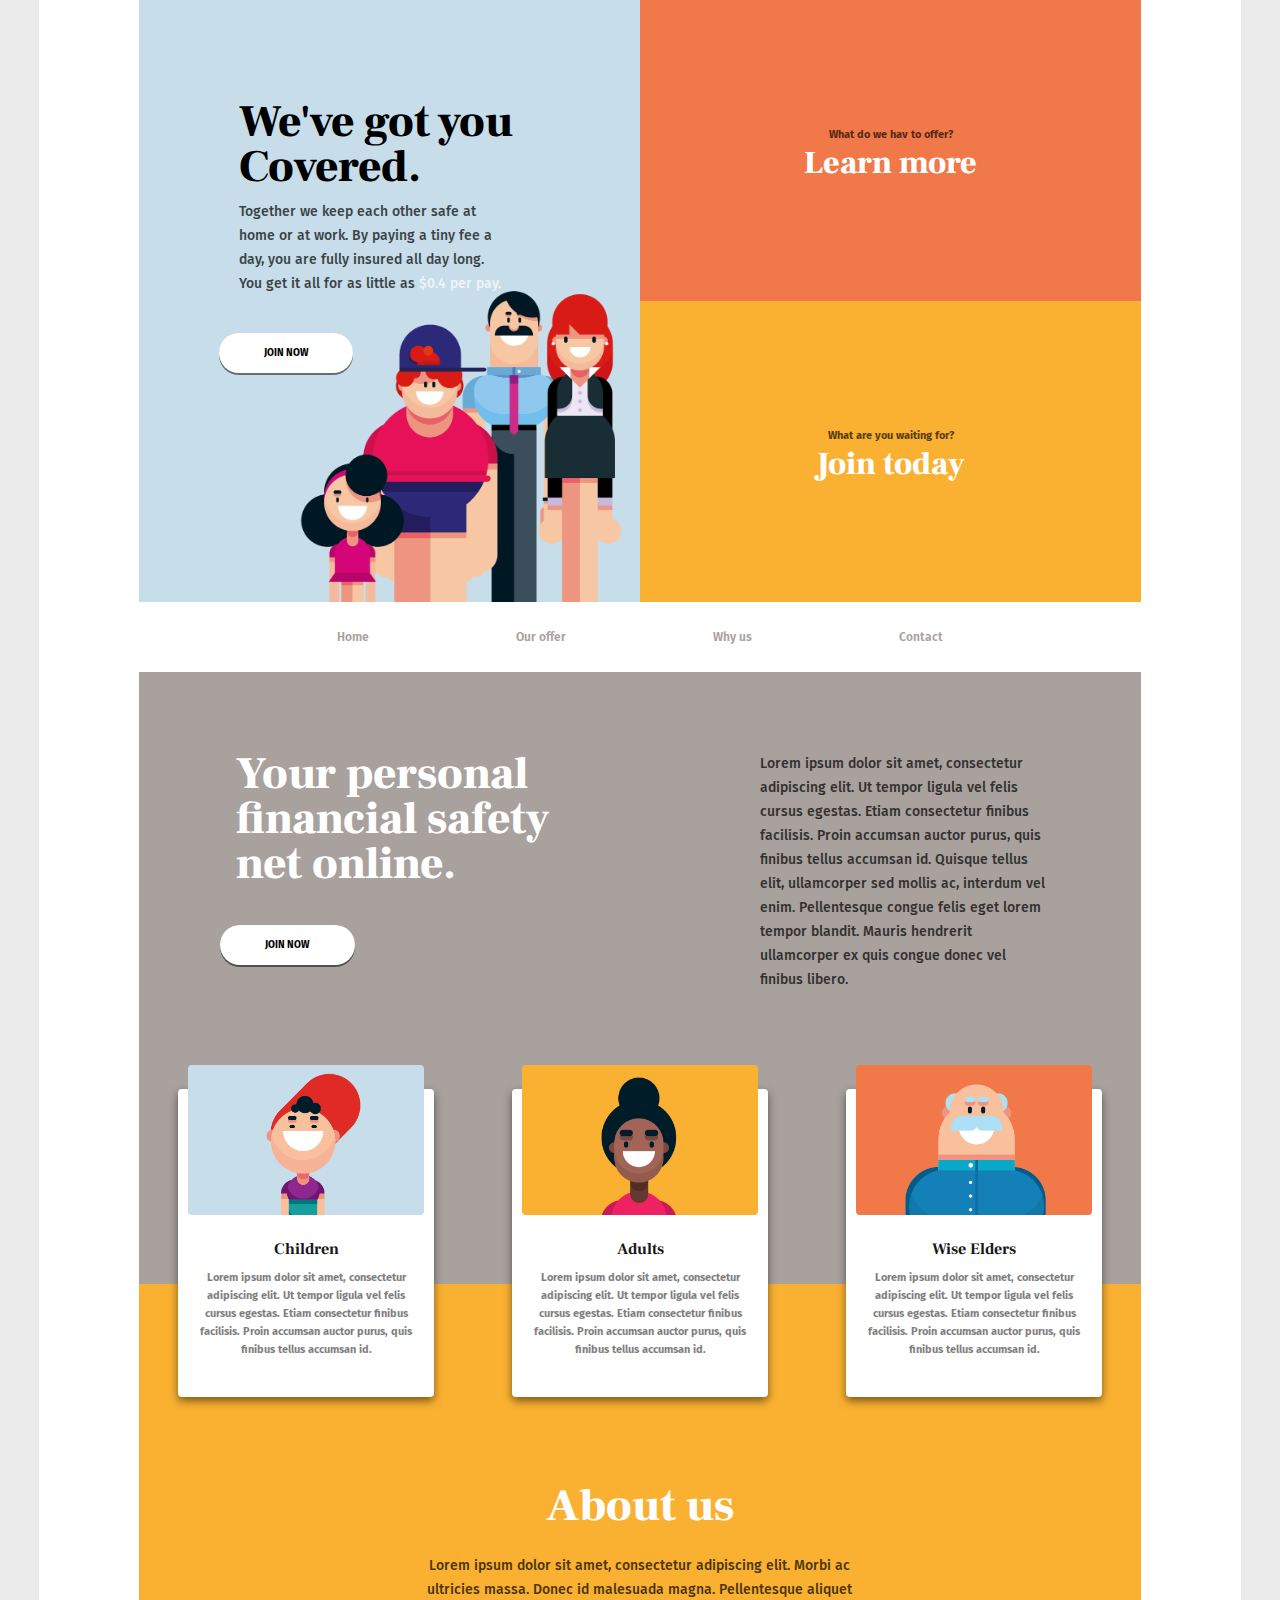
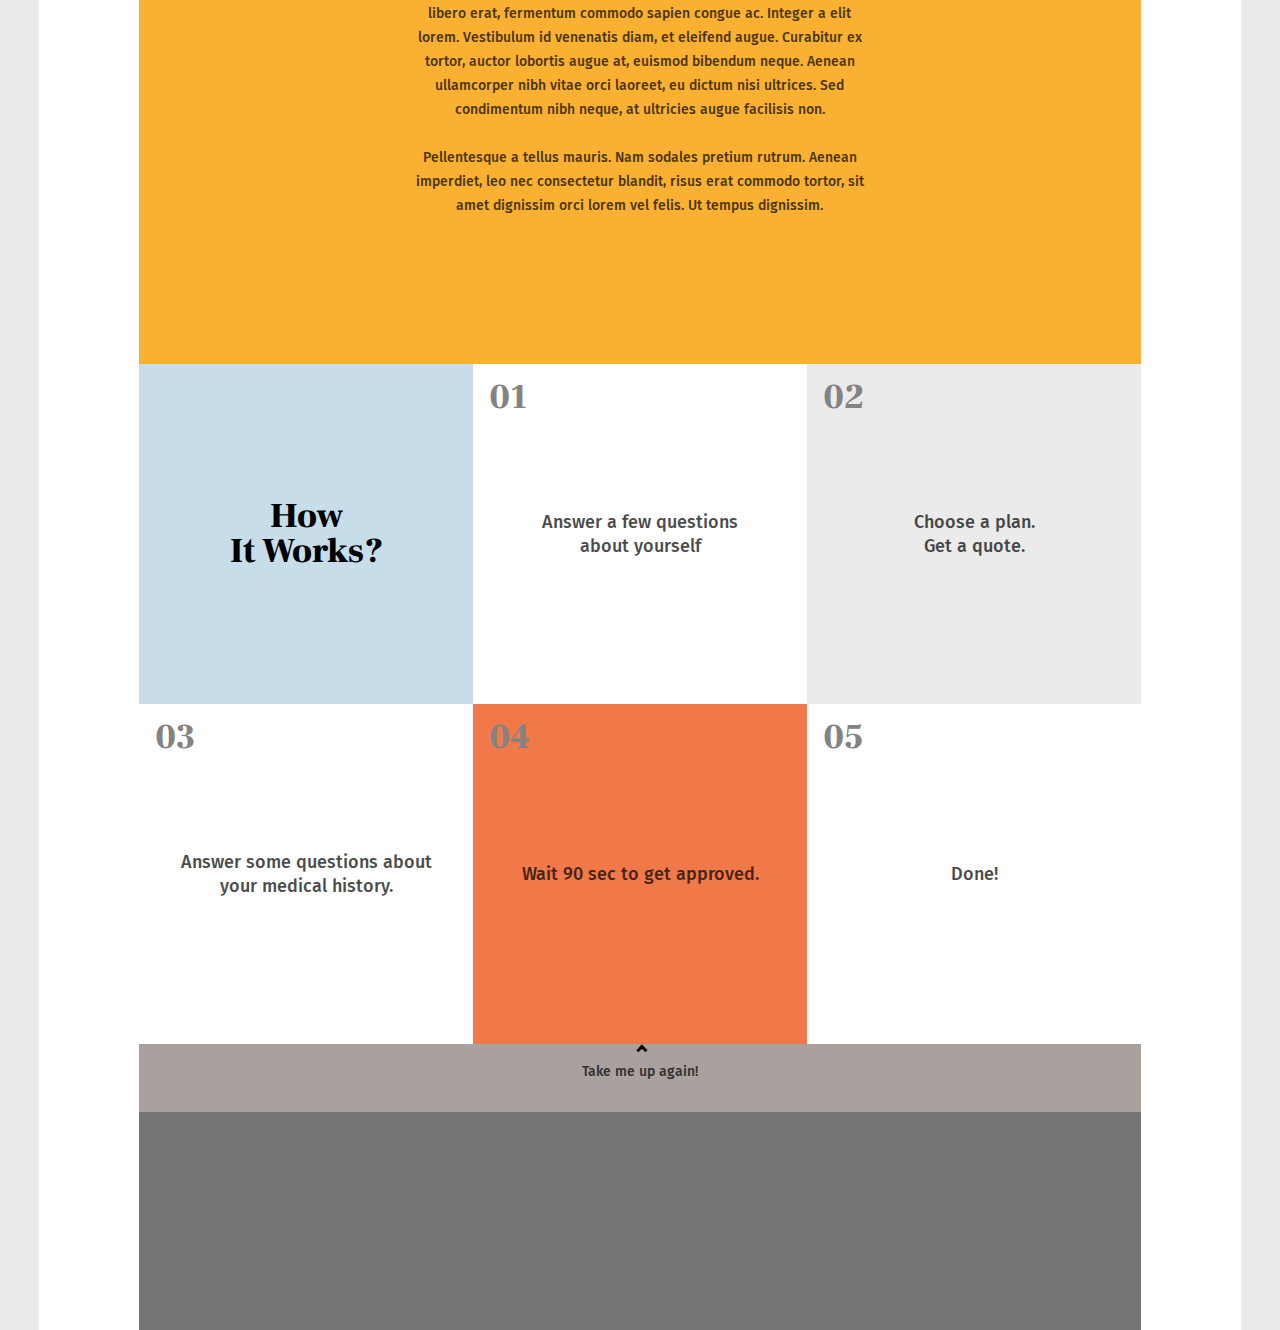
<file: index.html>
<!DOCTYPE html>
<html lang="en">
    <head>
        <meta charset="UTF-8">
        <meta name="viewport" content="width=device-width, initial-scale=1.0">
        <title>Insurance Website</title>
        <link rel="stylesheet" href="scss/styles.css">
        <link rel="preconnect" href="https://fonts.googleapis.com">
        <link rel="preconnect" href="https://fonts.gstatic.com" crossorigin>
        <link href="https://fonts.googleapis.com/css2?family=Fira+Sans:wght@500;600;700&display=swap" rel="stylesheet">
        <link rel="preconnect" href="https://fonts.googleapis.com">
        <link rel="preconnect" href="https://fonts.gstatic.com" crossorigin>
        <link href="https://fonts.googleapis.com/css2?family=Frank+Ruhl+Libre:wght@900&display=swap" rel="stylesheet">
        
    </head>
    <body>      
        
        <div class="container">

        <header>
            <article class="covered">
                <h1>We've got you Covered.</h1>
                <p>Together we keep each other safe at home or at work. 
                    By paying a tiny fee a day, 
                    you are fully insured  all day long. 
                    You get it all for as little as <span>$0.4 per pay.</span>
                </p>
                <button>JOIN NOW</button>
                <img class="pic" src="img/family.png" alt="family">
            </article>
            <article class="nav">
                <a href="">Home</a>
                <a href="">Our offer</a>
                <a href="">Why us</a>
                <a href="caspers-contact.html">Contact</a>
            </article>
            <article class="learn-more">
                <p>What do we hav to offer?</p>
                <h1>Learn more</h1>                
            </article>
            <article class="join-today">                
                    <p>What are you waiting for?</p>
                    <h1>Join today</h1>
            </article>            
        </header>
        
        <main>
            <article class="upper-mid">
                <section class="upper">
                    <h1>Your personal financial safety net online.</h1>
                    <p>Lorem ipsum dolor sit amet, consectetur adipiscing elit. Ut tempor ligula vel felis cursus egestas. Etiam consectetur finibus facilisis. Proin accumsan auctor purus, quis finibus tellus accumsan id. Quisque tellus elit, ullamcorper sed mollis ac, interdum vel enim. Pellentesque congue felis eget lorem tempor blandit. Mauris hendrerit ullamcorper ex quis congue donec vel finibus libero.</p>
                    <button>JOIN NOW</button>
                </section>

                <section class="mid">
                    <article class="card">
                        <div class="avatar1">
                            <img src="img/child.png" alt="A child">
                        </div>
                        <h3>Children</h3>
                        <p>Lorem ipsum dolor sit amet, consectetur adipiscing elit. Ut tempor ligula vel felis cursus egestas. Etiam consectetur finibus facilisis. Proin accumsan auctor purus, quis finibus tellus accumsan id.</p>
                    </article>
                    <article class="card">
                        <div class="avatar2">
                            <img src="img/adult.png" alt="An adult">
                        </div>
                        <h3>Adults</h3>
                        <p>Lorem ipsum dolor sit amet, consectetur adipiscing elit. Ut tempor ligula vel felis cursus egestas. Etiam consectetur finibus facilisis. Proin accumsan auctor purus, quis finibus tellus accumsan id.</p>
                    </article>
                    <article class="card">
                        <div class="avatar3">
                            <img src="img/old.png" alt="An old man">
                        </div>
                        <h3>Wise Elders</h3>
                        <p>Lorem ipsum dolor sit amet, consectetur adipiscing elit. Ut tempor ligula vel felis cursus egestas. Etiam consectetur finibus facilisis. Proin accumsan auctor purus, quis finibus tellus accumsan id.</p>
                    </article>
                </section>
            </article>

            <section class="lower">
                <h1>About us</h1>
                <p>Lorem ipsum dolor sit amet, consectetur adipiscing elit. Morbi ac ultricies massa. Donec id malesuada magna. Pellentesque aliquet libero erat, fermentum commodo sapien congue ac. Integer a elit lorem. Vestibulum id venenatis diam, et eleifend augue. Curabitur ex tortor, auctor lobortis augue at, euismod bibendum neque. Aenean ullamcorper nibh vitae orci laoreet, eu dictum nisi ultrices. Sed condimentum nibh neque, at ultricies augue facilisis non.
                <br>
                <br>
                Pellentesque a tellus mauris. Nam sodales pretium rutrum. Aenean imperdiet, leo nec consectetur blandit, risus erat commodo tortor, sit amet dignissim orci lorem vel felis. Ut tempus dignissim.</p>
            </section>
        </main>
        
        <footer>
            <section class="how-it-works">
                <article class="box-a">
                    <h1>How<br>It Works?</h1>
                </article>
                <article class="box-b">
                    <h1 class="numb">01</h1>
                    <p class="how-it-works-text">Answer a few questions<br>about yourself</p>
                </article>
                <article class="box-c">
                    <h1 class="numb">02</h1>
                    <p class="how-it-works-text">Choose a plan.<br>Get a quote.</p>
                </article>
                <article class="box-b">
                    <h1 class="numb">03</h1>
                    <p class="how-it-works-text">Answer some questions about<br>your medical history.</p></article>
                <article class="box-d">
                    <h1 class="numb">04</h1>
                    <p class="how-it-works-text">Wait 90 sec to get approved.</p>
                </article>
                <article class="box-b">
                    <h1 class="numb">05</h1>
                    <p class="how-it-works-text">Done!</p>
                </article>

            </section>
            <section>
                <div class="scroll-to-top">
                <a href="#"><span class="chevron top"></span></a>
                <p>Take me up again!</p>
                </div>
                <article class="dark-box"></article>
            </section>
        </footer>

        </div>

    </body>
</html>
</file>
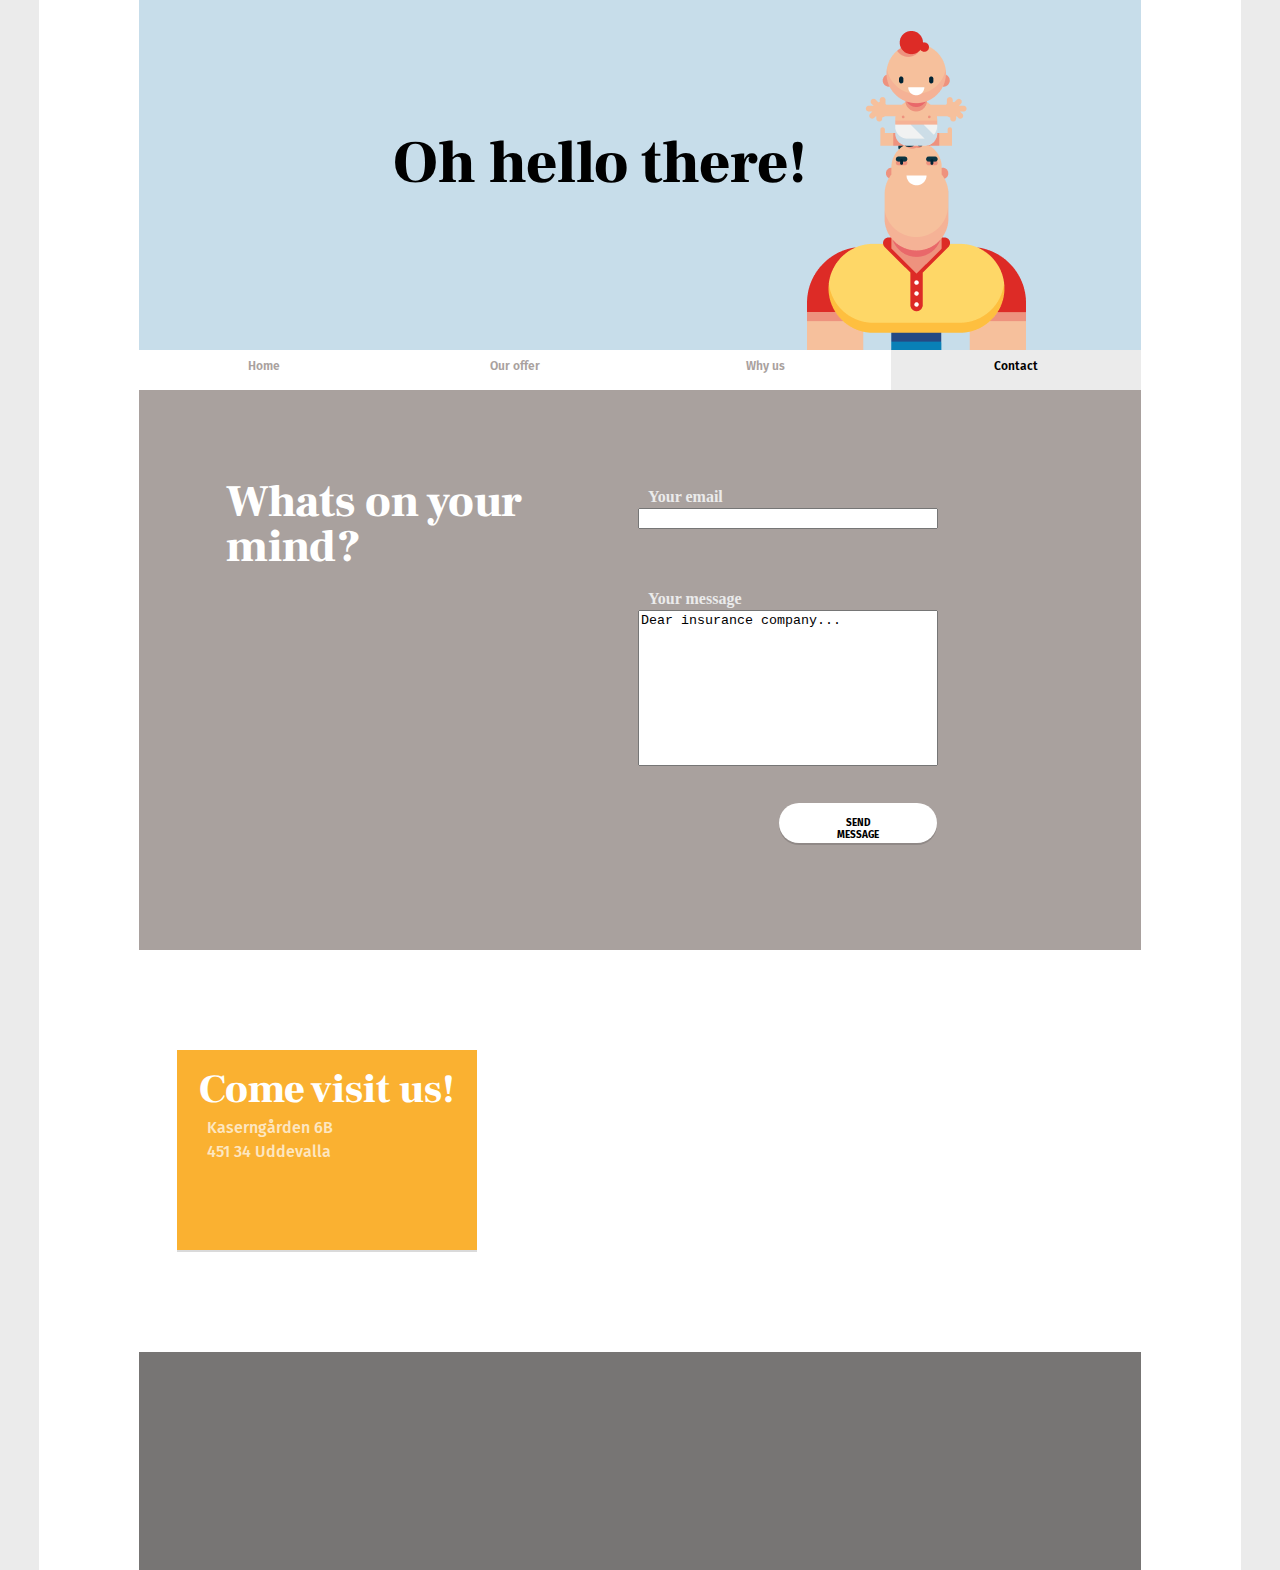
<file: caspers-contact.html>
<!DOCTYPE html>
<html lang="en">
<head>
    <meta charset="UTF-8">
    <meta name="viewport" content="width=device-width, initial-scale=1.0">
    <title>Caspers Contact page</title>
    <link rel="stylesheet" href="scss/styles.css">
    <link rel="preconnect" href="https://fonts.googleapis.com">
    <link rel="preconnect" href="https://fonts.gstatic.com" crossorigin>
    <link href="https://fonts.googleapis.com/css2?family=Fira+Sans:wght@500;600;700&display=swap" rel="stylesheet">
    <link rel="preconnect" href="https://fonts.googleapis.com">
    <link rel="preconnect" href="https://fonts.gstatic.com" crossorigin>
    <link href="https://fonts.googleapis.com/css2?family=Frank+Ruhl+Libre:wght@900&display=swap" rel="stylesheet">

</head>
<body class="caspers-contact">

    <div class="container">
    <header>
        <h1>Oh hello<br> there!</h1>
        <img src="img/man-baby.png" alt="man-baby">
    </header>
    <main>
        <nav>
            <a href="./index.html">Home</a>
            <a href="#">Our offer</a>
            <a href="#">Why us</a>
            <a class="current-page" href="#">Contact</a>
        </nav>
        <article class="input-area">
            <h1>Whats on your<br>mind?</h1>
            <section class="email-input">
                <h2>Your email</h2>
                <input type="email">
            </section>
            <section class="message-input">
                <h2>Your message</h2>
                <textarea cols="10" rows="10" placeholder="Dear insurance company..."></textarea>            
            </section>
            <button>SEND MESSAGE</button>
        </article>


    </main>
    <footer>
        <section class="come-visit-us">
            <h1>Come visit us!</h1>
            <p>Kaserngården 6B
                <br>
                451 34 Uddevalla
            </p>
        </section>
        <iframe src="https://www.google.com/maps/embed?pb=!1m18!1m12!1m3!1d2093.6941491486614!2d11.954670171673229!3d58.34796115845573!2m3!1f0!2f0!3f0!3m2!1i1024!2i768!4f13.1!3m3!1m2!1s0x464511e6b75c5a7d%3A0x999dcdccce09be8f!2sUddevalla%20Yrkesh%C3%B6gskola!5e0!3m2!1ssv!2sse!4v1705617717438!5m2!1ssv!2sse"></iframe>
        <article class="dark-box"></article>
    </footer>
    </div>

</body>
</html>
</file>
<file: scss/styles.css>
/*
html5doctor.com Reset Stylesheet
v1.6.1
Last Updated: 2010-09-17
Author: Richard Clark - http://richclarkdesign.com
Twitter: @rich_clark
*/
html, body, div, span, object, iframe,
h1, h2, h3, h4, h5, h6, p, blockquote, pre,
abbr, address, cite, code,
del, dfn, em, img, ins, kbd, q, samp,
small, strong, sub, sup, var,
b, i,
dl, dt, dd, ol, ul, li,
fieldset, form, label, legend,
table, caption, tbody, tfoot, thead, tr, th, td,
article, aside, canvas, details, figcaption, figure,
footer, header, hgroup, menu, nav, section, summary,
time, mark, audio, video {
  margin: 0;
  padding: 0;
  border: 0;
  outline: 0;
  font-size: 100%;
  vertical-align: baseline;
  background: transparent;
}

body {
  line-height: 1;
}

article, aside, details, figcaption, figure,
footer, header, hgroup, menu, nav, section {
  display: block;
}

nav ul {
  list-style: none;
}

blockquote, q {
  quotes: none;
}

blockquote:before, blockquote:after,
q:before, q:after {
  content: "";
  content: none;
}

a {
  margin: 0;
  padding: 0;
  font-size: 100%;
  vertical-align: baseline;
  background: transparent;
}

/* change colours to suit your needs */
ins {
  background-color: #ff9;
  color: #000;
  text-decoration: none;
}

/* change colours to suit your needs */
mark {
  background-color: #ff9;
  color: #000;
  font-style: italic;
  font-weight: bold;
}

del {
  text-decoration: line-through;
}

abbr[title], dfn[title] {
  border-bottom: 1px dotted;
  cursor: help;
}

table {
  border-collapse: collapse;
  border-spacing: 0;
}

/* change border colour to suit your needs */
hr {
  display: block;
  height: 1px;
  border: 0;
  border-top: 1px solid #cccccc;
  margin: 1em 0;
  padding: 0;
}

input, select {
  vertical-align: middle;
}

/* ---------- Colors ---------- */
/* card-avatars' bg-colors */
/* note: tested, but no-go */
/* ---------- Spacing ---------- */
/* ---------- Fonts ---------- */
/* Prevent adjustments of font size after orientation changes in IE on Windows Phone and in iOS.  */
html {
  -webkit-text-size-adjust: 100%;
  -ms-text-size-adjust: 100%;
}

/*  apply a natural box layout model to all elements  */
* {
  box-sizing: border-box;
}

/* -------------- Body -------------- __ */
body {
  margin: 0 auto;
  background-color: #EBEBEB;
  max-width: 375px;
  min-width: 375px;
}
body h1 {
  font-family: "Frank Ruhl Libre", "MS Serif", Georgia, serif;
  font-weight: 900;
}
body h3 {
  font-family: "Frank Ruhl Libre", "MS Serif", Georgia, serif;
  font-weight: 700;
}
body p {
  font-family: "Fira sans", Helvetica, Arial, sans-serif;
  font-weight: 500;
  font-size: 14px;
  line-height: 24px;
  opacity: 0.7;
}
body a {
  font-family: "Fira sans", Helvetica, Arial, sans-serif;
  font-weight: 600;
  color: #A9A19E;
  font-size: 12px;
}
body button {
  background-color: white;
  font-family: "Fira sans", Helvetica, Arial, sans-serif;
  font-size: 10px;
  font-weight: 700;
  padding: 14px 45px;
  border: 0;
  border-radius: 30px;
  box-shadow: 0px 2px rgba(0, 0, 0, 0.5);
  margin: 45px 0px;
  cursor: pointer;
}
body button:hover {
  cursor: pointer;
  transition: transform 0.15s ease-in-out;
  transform: scale(1.08);
}

/* -------------- Header ------------- __ */
header {
  margin: 0 auto;
  display: grid;
  width: 100%;
}
header .covered {
  background-color: #C7DDEA;
  display: flex;
  flex-wrap: wrap;
  padding: 0px 16.5px;
}
header .covered h1 {
  font-size: 45px;
  margin: 70px 0px 25px;
}
header .covered p {
  opacity: 70%;
  font-size: 14px;
  line-height: 24px;
}
header .covered p span {
  opacity: 1;
  color: white;
}
header .covered img {
  max-width: 100%;
}
header .nav {
  background-color: white;
  display: grid;
  margin: 0 auto;
  width: 100%;
  padding: 0px 20px;
  grid-template-rows: "a a" "a a";
  grid-template-columns: 1fr 1fr;
  grid-template-rows: 1fr 1fr;
  align-items: center;
  text-align: center;
}
header .nav a {
  margin: 28px auto;
  font-weight: 600;
  font-size: 12px;
  color: #A9A19E;
  text-decoration: none;
  cursor: pointer;
}
header .nav a:active {
  color: black;
}
header .learn-more {
  display: flex;
  flex-direction: column;
  background-color: #F17949;
  height: 315px;
  justify-content: center;
  align-self: start;
}
header .learn-more h1 {
  margin: 0 auto;
  color: white;
  font-size: 32px;
}
header .learn-more p {
  margin: 0 auto;
  font-size: 11px;
  font-weight: 700;
  opacity: 65%;
}
header .join-today {
  display: flex;
  flex-direction: column;
  background-color: #FAB131;
  height: 315px;
  justify-content: center;
  align-self: start;
}
header .join-today p {
  margin: 0 auto;
  font-size: 11px;
  font-weight: 700;
  opacity: 65%;
}
header .join-today h1 {
  margin: 0 auto;
  color: #FFFFFF;
  font-size: 32px;
}

/* ------------- MAIN -------------- __ */
main h1 {
  color: white;
  font-size: 45px;
  padding: 40px 0px 25px;
}
main section.upper {
  background-color: #A9A19E;
  padding: 0 16.5px;
}
main section.mid {
  background-color: #A9A19E;
  display: grid;
  grid-template-columns: 1fr;
}
main section.mid article.card {
  background-color: white;
  width: 256px;
  height: 308px;
  align-items: center;
  border-radius: 4px;
  margin: 2em auto;
  box-shadow: 0 4px 8px 0 rgba(0, 0, 0, 0.5);
}
main section.mid article.card .avatar1 {
  width: 236px;
  height: 150px;
  background-color: #C7DDEA;
  border-radius: 4px;
  margin: -1.5em auto auto auto;
  overflow: hidden;
}
main section.mid article.card .avatar2 {
  width: 236px;
  height: 150px;
  background-color: #FAB131;
  border-radius: 4px;
  margin: -1.5em auto auto auto;
  overflow: hidden;
}
main section.mid article.card .avatar3 {
  width: 236px;
  height: 150px;
  background-color: #F17949;
  border-radius: 4px;
  margin: -1.5em auto auto auto;
  overflow: hidden;
}
main section.mid article.card .avatar1 img {
  width: 40%;
  transform: translate(83%, 5%);
}
main section.mid article.card .avatar2 img {
  width: 40%;
  transform: translate(74%, 3%);
}
main section.mid article.card .avatar3 img {
  width: 60%;
  transform: translate(35%, 5%);
}
main section.mid article.card h3, main section.mid article.card p {
  text-align: center;
  margin: 0.6rem auto;
}
main section.mid article.card h3 {
  margin-top: 1.5rem;
  font-size: 16px;
  line-height: 20px;
  font-weight: 700;
  opacity: 0.9;
}
main section.mid article.card p {
  font-size: 11px;
  line-height: 18px;
  font-weight: 700;
  opacity: 0.5;
  margin: auto 1.3rem;
}
main section.mid article.card:hover {
  cursor: pointer;
  transition: transform 0.15s ease-in-out;
  transform: scale(1.04);
  box-shadow: 0 6px 8px 0 rgba(0, 0, 0, 0.5);
}
main section.lower {
  padding: 0 50px 90px;
  background-color: #FAB131;
  justify-content: center;
  align-items: center;
  text-align: center;
}

/* -------------- Footer -------------- __ */
footer {
  margin: 0 auto;
  font-family: "fira sans";
}
footer section {
  display: grid;
  grid-template-columns: 1fr;
}
footer article {
  height: 170px;
  display: flex;
  justify-content: center;
  align-items: center;
}
footer p.how-it-works-text {
  width: 257px;
  height: 113px;
  display: flex;
  justify-content: center;
  align-items: center;
  text-align: center;
}
footer .box-a {
  background-color: #C7DDEA;
  font-size: 35px;
  font-family: "Frank Ruhl Libre";
  display: flex;
  justify-content: center;
  align-items: center;
  text-align: center;
}
footer .box-b {
  background-color: #FFFFFF;
}
footer .box-c {
  background-color: #EBEBEB;
  margin: 0;
  padding: 0;
}
footer .box-d {
  background-color: #F17949;
}
footer div.scroll-to-top {
  height: 68px;
  background-color: #A9A19E;
  width: 375px;
  text-align: center;
}
footer div.scroll-to-top p {
  height: -moz-fit-content;
  height: fit-content;
  width: 375px;
}
footer .numb {
  font-size: 35px;
  font-family: "Frank Ruhl Libre", "MS Serif", Georgia, serif;
  color: #838383;
  padding-top: 0.5rem;
  padding-left: 0.5rem;
  width: 375px;
  height: 60px;
  position: absolute;
  align-self: flex-start;
}
footer .chevron::before {
  border-style: solid;
  border-width: 0.25em 0.25em 0 0;
  content: "";
  display: inline-block;
  height: 0.45em;
  left: 0.15em;
  position: relative;
  top: 0.15em;
  transform: rotate(-45deg);
  vertical-align: top;
  width: 0.45em;
}
footer span {
  color: #000;
}
footer .dark-box {
  background-color: #777574;
  height: 218px;
}

/* ----- Clearfix: Force an Element not to collapse -- */
@media only screen and (min-width: 1002px) {
  /* ------------- Body -------------- __ */
  body {
    min-width: 1202px;
    max-width: 1202px;
    width: 100%;
  }
  .container {
    background-color: white;
    max-width: 1440px;
    padding-left: 100px;
    padding-right: 100px;
    margin: 0 auto;
  }
  /* ------------- Header -------------- __ */
  header {
    width: 100%;
    grid-template-areas: "cov learn" "cov join" "nav nav";
    grid-template-columns: 1fr 1fr;
    grid-template-rows: 1fr 1fr 70px;
  }
  header .covered {
    grid-area: cov;
    height: 100%;
    padding: 0;
  }
  header .covered h1 {
    margin: 100px 100px 10px;
  }
  header .covered p {
    position: relative;
    margin-left: 100px;
    margin-right: 138px;
    margin-bottom: -5px;
  }
  header .covered img {
    flex: 1;
    width: 50%;
    margin-left: 10rem;
    margin-right: 16.5px;
  }
  header .covered button {
    position: absolute;
    top: 18rem;
    margin-left: 5rem;
  }
  header .nav {
    background-color: white;
    grid-area: nav;
    display: flex;
    justify-content: space-around;
    align-self: center;
    padding: 0 125px;
  }
  header .nav a {
    flex-direction: row;
  }
  header .learn-more {
    grid-area: learn;
    height: 100%;
  }
  header .join-today {
    grid-area: join;
    height: 100%;
  }
  /* ------------- MAIN -------------- __ */
  main article.upper-mid {
    height: 612px;
    background-color: #A9A19E;
  }
  main section.upper {
    display: grid;
    width: 100%;
    grid-template-areas: "header para" "button para";
    grid-template-columns: 1fr 1fr;
    grid-template-rows: 2fr 1fr;
  }
  main section.upper h1 {
    grid-area: header;
    margin: 40px 80px 10px;
  }
  main section.upper button {
    grid-area: button;
    margin-top: 0.2rem;
    margin-left: 4rem;
    max-width: 135px;
    max-height: 40px;
  }
  main section.upper p {
    grid-area: para;
    margin-top: 80px;
    text-align: left;
    width: 60%;
    margin-left: 7.5rem;
  }
  main section.mid {
    grid-template-columns: 1fr 1fr 1fr;
    margin-top: 10px;
  }
  main section.lower {
    height: 680px;
  }
  main section.lower h1 {
    padding-top: 200px;
  }
  main section.lower p {
    margin: 225px;
    margin-top: 0px;
    width: 50%;
  }
  /* -------------- Footer -------------- __ */
  footer {
    width: 100%;
  }
  footer .how-it-works {
    grid-template-columns: 1fr 1fr 1fr;
  }
  footer .how-it-works-text {
    font-size: large;
  }
  footer article {
    width: 334px;
    height: 340px;
  }
  footer .numb {
    width: 334px;
  }
  footer .numb {
    width: 334px;
    padding-top: 1rem;
    padding-left: 1rem;
  }
  footer div.scroll-to-top {
    width: 1002px;
  }
  footer div.scroll-to-top p {
    width: 1002px;
  }
  footer .dark-box {
    width: 1002px;
  }
}
/* -------------- Caspers Contact Page -------------- __ */
/* --------------------- Mobile --------------------- __ */
.caspers-contact body {
  max-width: 375px;
  min-width: 375px;
}
.caspers-contact header {
  display: flex;
  height: 350px;
  background-color: #C7DDEA;
}
.caspers-contact header img {
  top: 1.87rem;
  right: 130px;
}
.caspers-contact header h1 {
  font-family: "Frank Ruhl Libre", "MS Serif", Georgia, serif;
  height: 350px;
  font-family: "Frank Ruhl Libre", "MS Serif", Georgia, serif;
  font-weight: 900;
  font-size: 27px;
  padding-top: 20%;
  text-align: center;
  padding-left: 0.5rem;
}
.caspers-contact main {
  background-color: #A9A19E;
}
.caspers-contact main nav {
  background-color: #FFFFFF;
  color: #A9A19E;
  height: 80px;
  display: grid;
  grid-template-columns: 1fr 1fr;
  font-family: "Fira sans", Helvetica, Arial, sans-serif;
  text-align: center;
}
.caspers-contact main nav a {
  text-decoration: none;
  color: #A9A19E;
  width: 93, 75px;
  padding-top: 10px;
}
.caspers-contact main nav .current-page {
  color: black;
  background-color: #EBEBEB;
}
.caspers-contact main a:hover {
  background-color: #EBEBEB;
  color: #777574;
}
.caspers-contact main article {
  height: 700px;
}
.caspers-contact main article h1 {
  display: flex;
  justify-content: center;
  justify-items: center;
}
.caspers-contact main article section {
  color: #EBEBEB;
  margin: 30px;
}
.caspers-contact main article section h2 {
  margin-bottom: 0.2rem;
  margin-left: 10px;
}
.caspers-contact main article section textarea {
  width: 300px;
  resize: none;
}
.caspers-contact main article section input {
  width: 300px;
  justify-self: flex-start;
}
.caspers-contact main article section ::-moz-placeholder {
  color: #000;
}
.caspers-contact main article section ::placeholder {
  color: #000;
}
.caspers-contact main button {
  background-color: #FFFFFF;
  font-family: "Fira sans", Helvetica, Arial, sans-serif;
  font-size: 10px;
  font-weight: 700;
  border: 0;
  border-radius: 30px;
  box-shadow: 0px 2px rgba(0, 0, 0, 0.144);
  cursor: pointer;
  margin-left: 10.7rem;
  margin-top: 0;
}
.caspers-contact footer .come-visit-us {
  margin-top: -140px;
  background-color: #FAB131;
  box-shadow: 0px 2px rgba(0, 0, 0, 0.144);
  width: 80%;
  height: 200px;
  margin-left: 37.5px;
  color: white;
  z-index: 1;
  position: relative;
}
.caspers-contact footer .come-visit-us h1 {
  padding-top: 20px;
  display: flex;
  justify-content: center;
  justify-items: center;
  font-family: "Frank Ruhl Libre", "MS Serif", Georgia, serif;
  font-weight: 900;
  font-size: 40px;
}
.caspers-contact footer .come-visit-us p {
  margin: 10%;
  margin-top: 0;
  padding-bottom: 50px;
  font-size: medium;
}
.caspers-contact footer iframe {
  width: 375px;
  height: 375px;
  margin-top: -100px;
  z-index: 0;
}

@media only screen and (min-width: 1002px) {
  /* -------------- Caspers Contact Page -------------- __ */
  /* -------------------- Desktop --------------------- __ */
  .caspers-contact {
    width: 1002px;
  }
  .caspers-contact body {
    min-width: 1202px;
    max-width: 1202px;
    width: 100%;
  }
  .caspers-contact .container {
    background-color: white;
    max-width: 1440px;
    padding-left: 100px;
    padding-right: 100px;
    margin: 0 auto;
  }
  .caspers-contact header {
    display: grid;
    grid-template-columns: 2fr 1fr;
  }
  .caspers-contact header img {
    margin-top: 30px;
  }
  .caspers-contact header h1 {
    display: flex;
    justify-content: right;
    font-size: 60px;
  }
  .caspers-contact header h1 br {
    display: none;
  }
  .caspers-contact main {
    height: 600px;
  }
  .caspers-contact main nav {
    grid-template-columns: repeat(4, 1fr);
    height: 40px;
  }
  .caspers-contact main article.input-area {
    padding-top: 5%;
    display: grid;
    grid-template-areas: "h1 mail" "h1 message" "h1 message" "h1 button";
    height: 500px;
  }
  .caspers-contact main article.input-area h1 {
    grid-area: h1;
  }
  .caspers-contact main article.input-area .email-input {
    grid-area: mail;
    padding-top: 3.5%;
  }
  .caspers-contact main article.input-area .message-input {
    grid-area: message;
  }
  .caspers-contact main article.input-area button {
    grid-area: button;
    max-width: 158.3px;
    max-height: 40px;
  }
  .caspers-contact footer .come-visit-us {
    width: 30%;
    margin-top: 100px;
  }
  .caspers-contact footer iframe {
    width: 1002px;
    height: 400px;
    margin-top: -300.6px;
  }
}/*# sourceMappingURL=styles.css.map */
</file>
